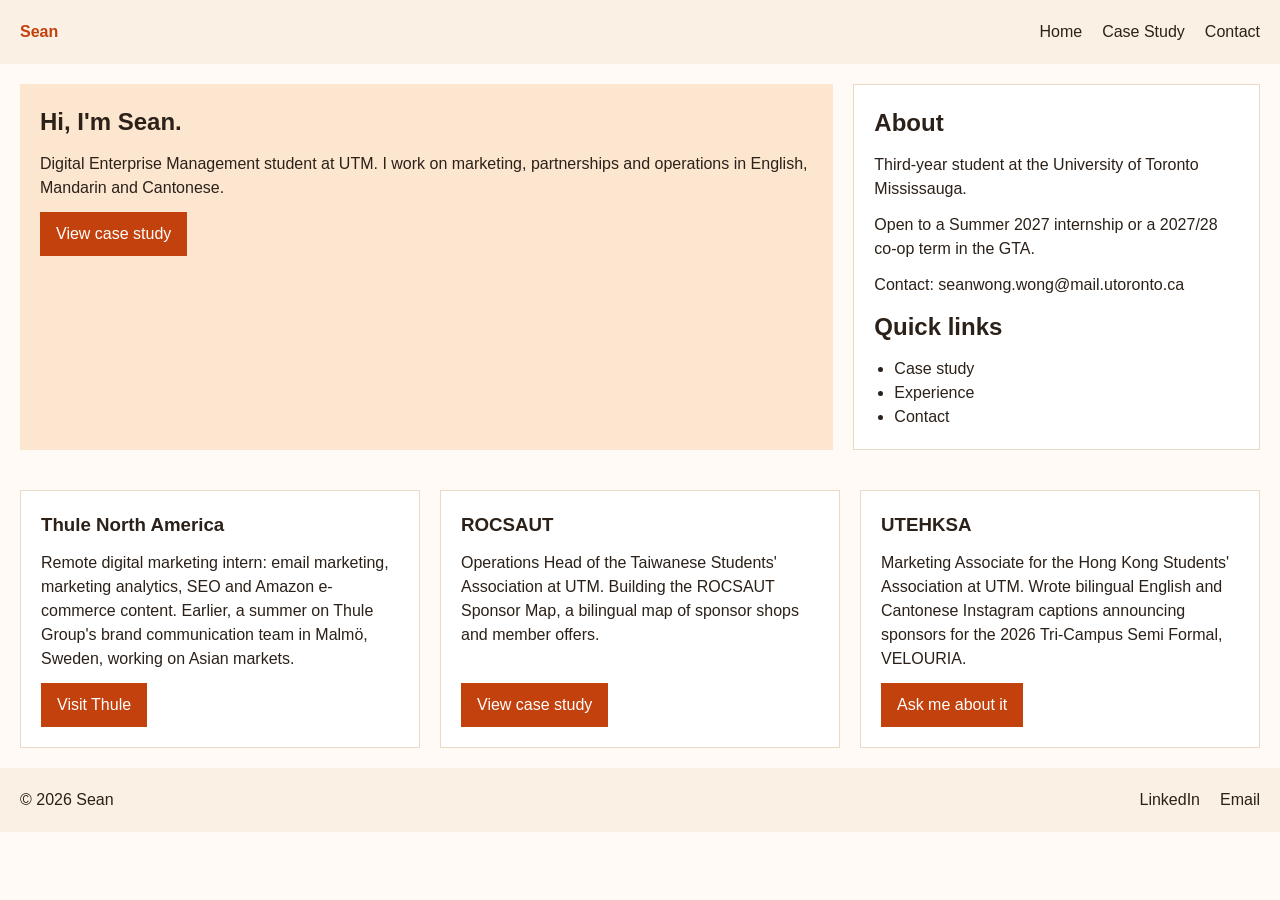
<file: index.html>
<!DOCTYPE html>
<html lang="en">
<head>
    <meta charset="UTF-8">
    <meta name="viewport" content="width=device-width, initial-scale=1.0">
    <title>Sean | Portfolio</title>
    <link rel="stylesheet" href="css/style.css">
</head>
<body>

    <header class="site-header">
        <a class="brand" href="index.html">Sean</a>
        <nav>
            <a href="index.html">Home</a>
            <a href="detail.html">Case Study</a>
            <a href="index.html#contact">Contact</a>
        </nav>
    </header>

    <main>
        <section class="hero-grid">
            <div class="spotlight">
                <h1>Hi, I'm Sean.</h1>
                <p>Digital Enterprise Management student at UTM. I work on marketing, partnerships and operations in English, Mandarin and Cantonese.</p>
                <a class="button" href="detail.html">View case study</a>
            </div>

            <aside class="info">
                <h2>About</h2>
                <p>Third-year student at the University of Toronto Mississauga.</p>
                <p>Open to a Summer 2027 internship or a 2027/28 co-op term in the GTA.</p>
                <p>Contact: <a href="mailto:seanwong.wong@mail.utoronto.ca">seanwong.wong@mail.utoronto.ca</a></p>
                <h2>Quick links</h2>
                <ul>
                    <li><a href="detail.html">Case study</a></li>
                    <li><a href="#work">Experience</a></li>
                    <li><a href="#contact">Contact</a></li>
                </ul>
            </aside>
        </section>

        <section class="cards-gallery" id="work">
            <article class="card">
                <h3>Thule North America</h3>
                <p>Remote digital marketing intern: email marketing, marketing analytics, SEO and Amazon e-commerce content. Earlier, a summer on Thule Group's brand communication team in Malmö, Sweden, working on Asian markets.</p>
                <a class="button" href="https://www.thule.com/en-ca/">Visit Thule</a>
            </article>

            <article class="card">
                <h3>ROCSAUT</h3>
                <p>Operations Head of the Taiwanese Students' Association at UTM. Building the ROCSAUT Sponsor Map, a bilingual map of sponsor shops and member offers.</p>
                <a class="button" href="detail.html">View case study</a>
            </article>

            <article class="card">
                <h3>UTEHKSA</h3>
                <p>Marketing Associate for the Hong Kong Students' Association at UTM. Wrote bilingual English and Cantonese Instagram captions announcing sponsors for the 2026 Tri-Campus Semi Formal, VELOURIA.</p>
                <a class="button" href="mailto:seanwong.wong@mail.utoronto.ca">Ask me about it</a>
            </article>
        </section>
    </main>

    <footer class="site-footer" id="contact">
        <p>&copy; 2026 Sean</p>
        <nav>
            <a href="https://www.linkedin.com/in/sean-wong-20731224b/">LinkedIn</a>
            <a href="mailto:seanwong.wong@mail.utoronto.ca">Email</a>
        </nav>
    </footer>

</body>
</html>
</file>
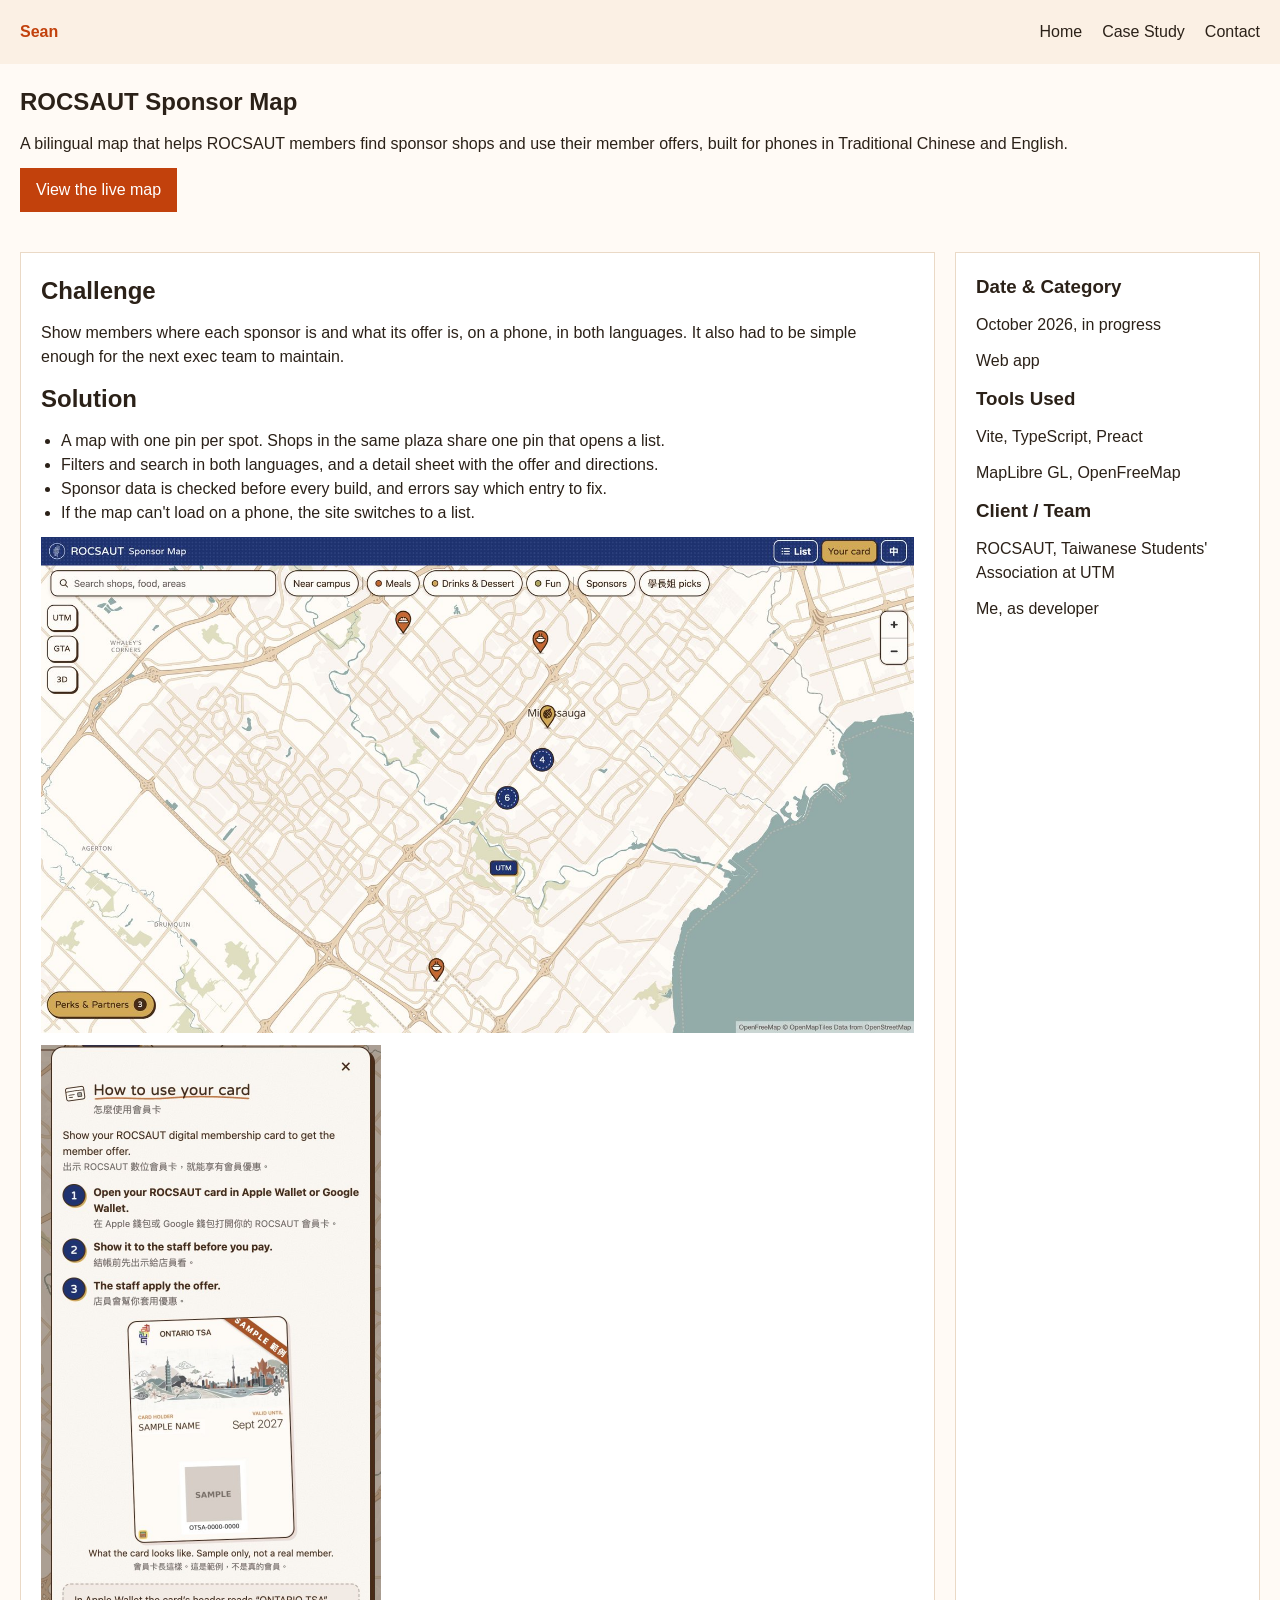
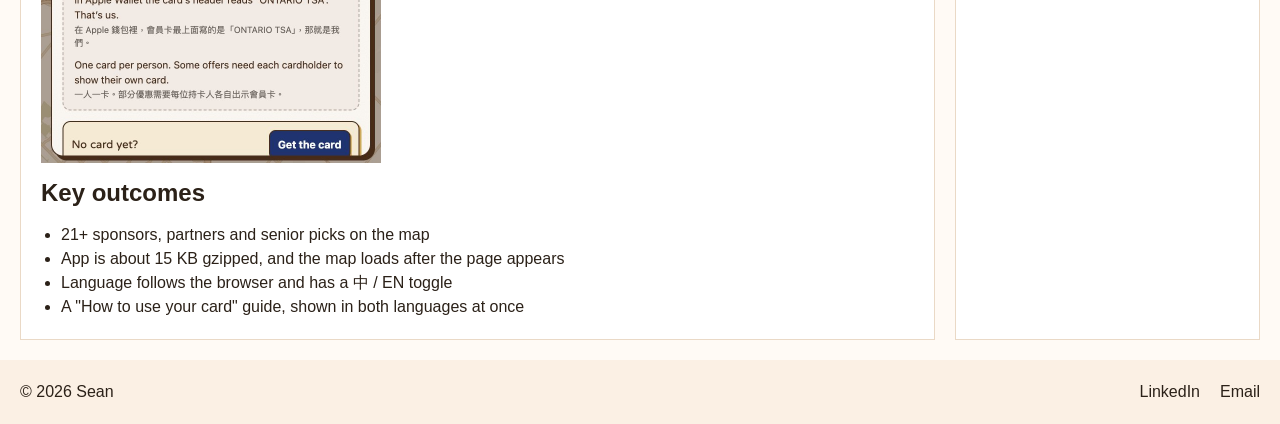
<file: detail.html>
<!DOCTYPE html>
<html lang="en">
<head>
    <meta charset="UTF-8">
    <meta name="viewport" content="width=device-width, initial-scale=1.0">
    <title>ROCSAUT Sponsor Map | Sean</title>
    <link rel="stylesheet" href="css/style.css">
</head>
<body>

    <header class="site-header">
        <a class="brand" href="index.html">Sean</a>
        <nav>
            <a href="index.html">Home</a>
            <a href="detail.html">Case Study</a>
            <a href="index.html#contact">Contact</a>
        </nav>
    </header>

    <main class="detail-layout">
        <section class="detail-hero">
            <h1>ROCSAUT Sponsor Map</h1>
            <p class="lead-text">A bilingual map that helps ROCSAUT members find sponsor shops and use their member offers, built for phones in Traditional Chinese and English.</p>
            <a class="button" href="https://rocsaut-sponsor-map.rocsaut.workers.dev">View the live map</a>
        </section>

        <section class="content-grid">
            <article>
                <h2>Challenge</h2>
                <p>Show members where each sponsor is and what its offer is, on a phone, in both languages. It also had to be simple enough for the next exec team to maintain.</p>

                <h2>Solution</h2>
                <ul>
                    <li>A map with one pin per spot. Shops in the same plaza share one pin that opens a list.</li>
                    <li>Filters and search in both languages, and a detail sheet with the offer and directions.</li>
                    <li>Sponsor data is checked before every build, and errors say which entry to fix.</li>
                    <li>If the map can't load on a phone, the site switches to a list.</li>
                </ul>

                <img src="assets/map.jpg" alt="The ROCSAUT Sponsor Map showing sponsor pins and clusters near UTM">
                <img src="assets/card-help.jpg" alt="The How to use your card sheet in English and Traditional Chinese, with a sample membership card" width="340">

                <h2>Key outcomes</h2>
                <ul>
                    <li>21+ sponsors, partners and senior picks on the map</li>
                    <li>App is about 15 KB gzipped, and the map loads after the page appears</li>
                    <li>Language follows the browser and has a 中 / EN toggle</li>
                    <li>A "How to use your card" guide, shown in both languages at once</li>
                </ul>
            </article>

            <aside>
                <h3>Date &amp; Category</h3>
                <p>October 2026, in progress</p>
                <p>Web app</p>

                <h3>Tools Used</h3>
                <p>Vite, TypeScript, Preact</p>
                <p>MapLibre GL, OpenFreeMap</p>

                <h3>Client / Team</h3>
                <p>ROCSAUT, Taiwanese Students' Association at UTM</p>
                <p>Me, as developer</p>
            </aside>
        </section>
    </main>

    <footer class="site-footer" id="contact">
        <p>&copy; 2026 Sean</p>
        <nav>
            <a href="https://www.linkedin.com/in/sean-wong-20731224b/">LinkedIn</a>
            <a href="mailto:seanwong.wong@mail.utoronto.ca">Email</a>
        </nav>
    </footer>

</body>
</html>
</file>
<file: css/style.css>
* {
    margin: 0;
    padding: 0;
    box-sizing: border-box;
}

body {
    font-family: Arial, sans-serif;
    color: #2b2118;
    background-color: #fffaf5;
    line-height: 1.5;
}

a {
    color: inherit;
    text-decoration: none;
}

ul {
    padding-left: 20px;
}

nav {
    display: flex;
    gap: 20px;
}

.site-header,
.site-footer {
    display: flex;
    justify-content: space-between;
    align-items: center;
    padding: 20px;
    background-color: #fbf0e4;
}

.brand {
    font-weight: bold;
    color: #c2410c;
}

.hero-grid,
.content-grid {
    display: grid;
    grid-template-columns: 1fr;
    gap: 20px;
    padding: 20px;
}

.cards-gallery {
    display: grid;
    grid-template-columns: repeat(auto-fit, minmax(280px, 1fr));
    gap: 20px;
    padding: 20px;
}

.spotlight,
.info,
.card,
.detail-hero,
.content-grid > * {
    display: flex;
    flex-direction: column;
    gap: 12px;
    padding: 20px;
}

.spotlight {
    background-color: #fde6d0;
}

.info,
.card,
.content-grid > * {
    background-color: white;
    border: 1px solid #ead9c6;
}

.button {
    align-self: flex-start;
    padding: 10px 16px;
    background-color: #c2410c;
    color: white;
}

.card .button {
    margin-top: auto;
}

.content-grid img {
    max-width: 100%;
}

a:hover {
    text-decoration: underline;
}

@media (min-width: 768px) {
    .hero-grid {
        grid-template-columns: 2fr 1fr;
    }

    .content-grid {
        grid-template-columns: 3fr 1fr;
    }
}
</file>
